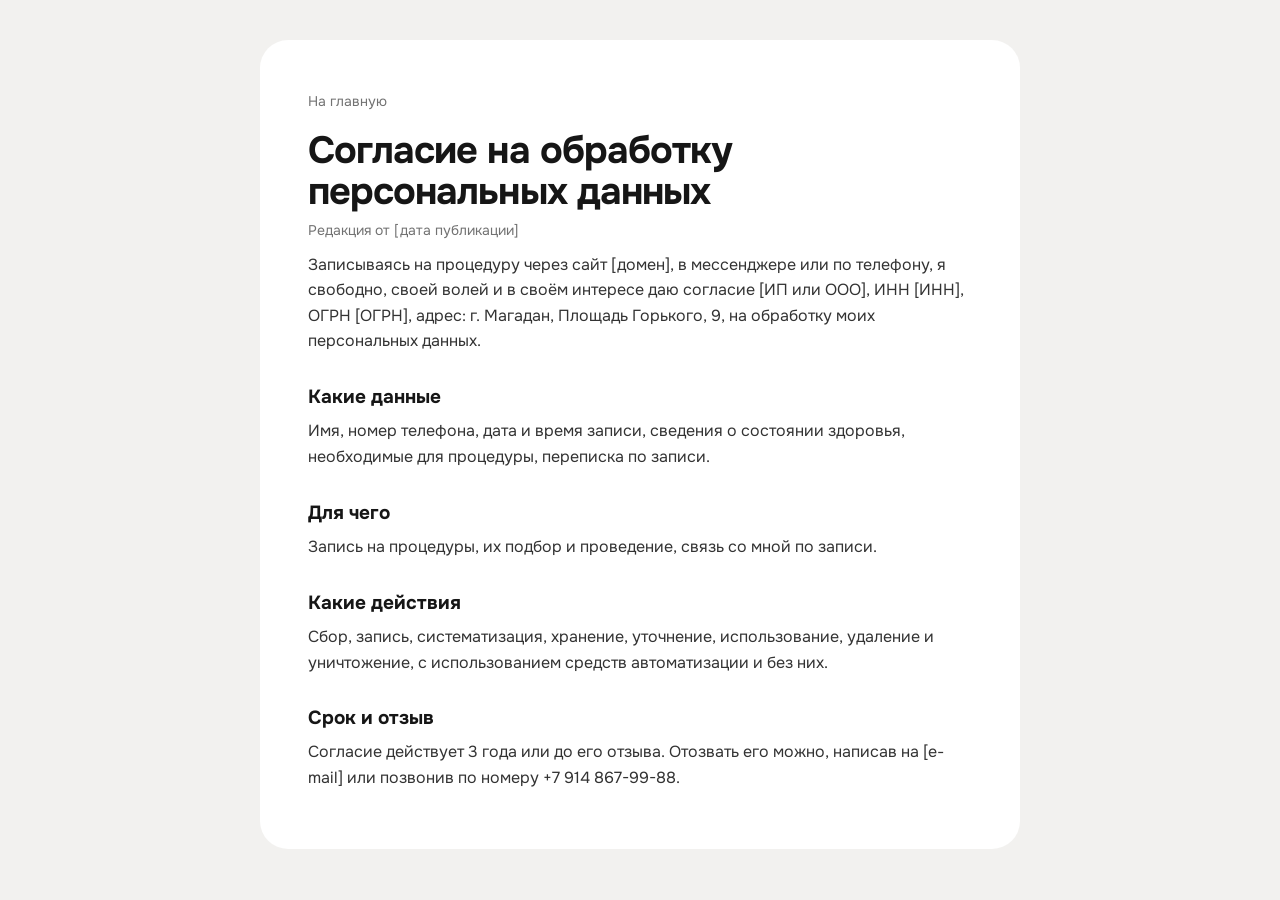
<file: consent.html>
<!doctype html>
<html lang="ru">
<head>
<meta charset="utf-8">
<meta name="viewport" content="width=device-width, initial-scale=1">
<meta name="robots" content="noindex, nofollow">
<title>Согласие на обработку персональных данных | Папа</title>
<link rel="icon" href="data:image/svg+xml,%3Csvg xmlns='http://www.w3.org/2000/svg' viewBox='0 0 32 32'%3E%3Crect width='32' height='32' rx='16' fill='%23b4743c'/%3E%3Ctext x='16' y='22' text-anchor='middle' font-family='Georgia' font-size='17' fill='%23ffffff'%3E%D0%9F%3C/text%3E%3C/svg%3E">
<link rel="stylesheet" href="https://fonts.googleapis.com/css2?family=Onest:wght@400;600;700&display=swap">
<link rel="stylesheet" href="doc.css">
</head>
<body>
<main class="doc">
  <a class="back" href="index.html">На главную</a>
  <h1>Согласие на обработку персональных данных</h1>
  <p class="upd">Редакция от [дата публикации]</p>

  <p>Записываясь на процедуру через сайт [домен], в мессенджере или по телефону, я свободно, своей волей и в своём
  интересе даю согласие [ИП или ООО], ИНН [ИНН], ОГРН [ОГРН], адрес:
  г. Магадан, Площадь Горького, 9, на обработку моих персональных данных.</p>

  <h2>Какие данные</h2>
  <p>Имя, номер телефона, дата и время записи, сведения о состоянии здоровья, необходимые для процедуры, переписка по записи.</p>

  <h2>Для чего</h2>
  <p>Запись на процедуры, их подбор и проведение, связь со мной по записи.</p>

  <h2>Какие действия</h2>
  <p>Сбор, запись, систематизация, хранение, уточнение, использование, 
  удаление и уничтожение, с использованием средств автоматизации и без них.</p>

  <h2>Срок и отзыв</h2>
  <p>Согласие действует 3 года или до его отзыва. Отозвать его можно, написав на [e-mail] или позвонив
  по номеру +7 914 867-99-88.</p>
</main>
</body>
</html>
</file>
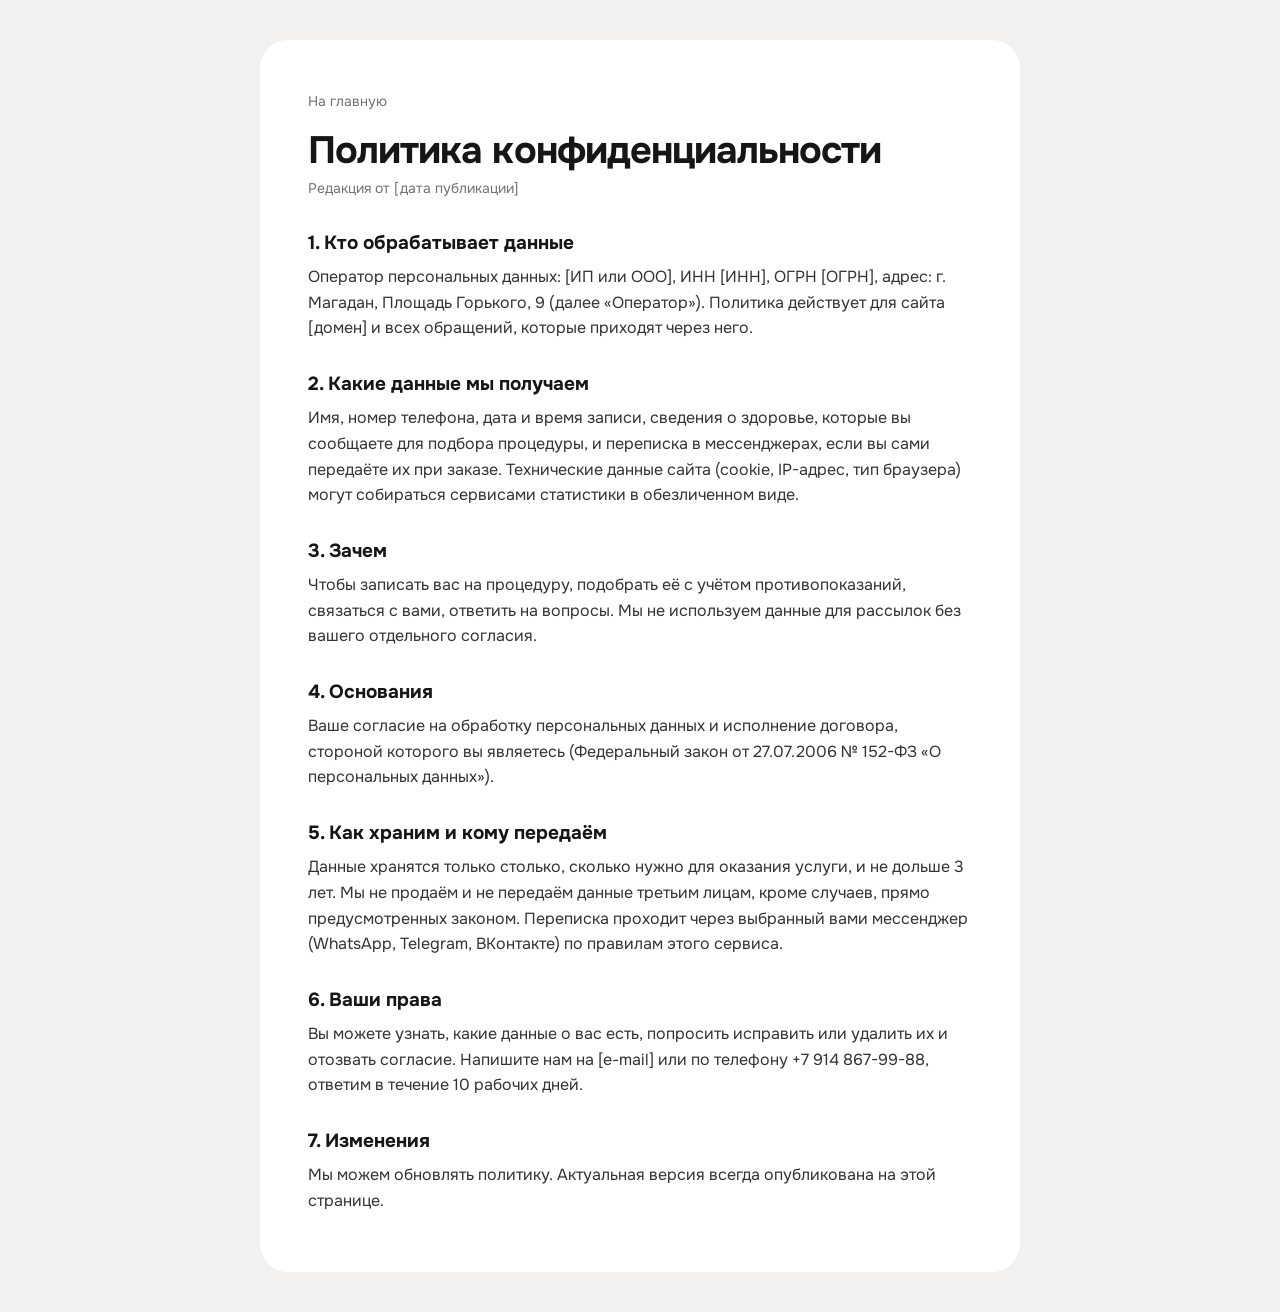
<file: privacy.html>
<!doctype html>
<html lang="ru">
<head>
<meta charset="utf-8">
<meta name="viewport" content="width=device-width, initial-scale=1">
<meta name="robots" content="noindex, nofollow">
<title>Политика конфиденциальности | Папа</title>
<link rel="icon" href="data:image/svg+xml,%3Csvg xmlns='http://www.w3.org/2000/svg' viewBox='0 0 32 32'%3E%3Crect width='32' height='32' rx='16' fill='%23b4743c'/%3E%3Ctext x='16' y='22' text-anchor='middle' font-family='Georgia' font-size='17' fill='%23ffffff'%3E%D0%9F%3C/text%3E%3C/svg%3E">
<link rel="stylesheet" href="https://fonts.googleapis.com/css2?family=Onest:wght@400;600;700&display=swap">
<link rel="stylesheet" href="doc.css">
</head>
<body>
<main class="doc">
  <a class="back" href="index.html">На главную</a>
  <h1>Политика конфиденциальности</h1>
  <p class="upd">Редакция от [дата публикации]</p>

  <h2>1. Кто обрабатывает данные</h2>
  <p>Оператор персональных данных: [ИП или ООО], ИНН [ИНН], ОГРН [ОГРН],
  адрес: г. Магадан, Площадь Горького, 9 (далее «Оператор»). Политика действует для сайта [домен] и всех
  обращений, которые приходят через него.</p>

  <h2>2. Какие данные мы получаем</h2>
  <p>Имя, номер телефона, дата и время записи, сведения о здоровье, которые вы сообщаете для подбора процедуры, и переписка в
  мессенджерах, если вы сами передаёте их при заказе. Технические данные сайта (cookie, IP-адрес, тип
  браузера) могут собираться сервисами статистики в обезличенном виде.</p>

  <h2>3. Зачем</h2>
  <p>Чтобы записать вас на процедуру, подобрать её с учётом противопоказаний, связаться с вами,
  ответить на вопросы. Мы не используем данные для рассылок без вашего отдельного согласия.</p>

  <h2>4. Основания</h2>
  <p>Ваше согласие на обработку персональных данных и исполнение договора, стороной которого вы являетесь
  (Федеральный закон от 27.07.2006 № 152-ФЗ «О персональных данных»).</p>

  <h2>5. Как храним и кому передаём</h2>
  <p>Данные хранятся только столько, сколько нужно для оказания услуги, и не дольше 3 лет. Мы не продаём
  и не передаём данные третьим лицам, кроме случаев, прямо
  предусмотренных законом. Переписка проходит через выбранный вами мессенджер (WhatsApp, Telegram,
  ВКонтакте) по правилам этого сервиса.</p>

  <h2>6. Ваши права</h2>
  <p>Вы можете узнать, какие данные о вас есть, попросить исправить или удалить их и отозвать согласие.
  Напишите нам на [e-mail] или по телефону +7 914 867-99-88, ответим в течение 10 рабочих дней.</p>

  <h2>7. Изменения</h2>
  <p>Мы можем обновлять политику. Актуальная версия всегда опубликована на этой странице.</p>
</main>
</body>
</html>
</file>
<file: doc.css>
:root { --page: #f2f1ef; --card: #fff; --ink: #161616; --muted: #727272; --accent: #8a4a1f }
* { box-sizing: border-box }
body { margin: 0; background: var(--page); color: var(--ink); font: 400 16px/1.6 "Onest", system-ui, sans-serif; padding: 16px }
.doc { max-width: 760px; margin: 24px auto; background: var(--card); border-radius: 28px; padding: clamp(24px, 5vw, 48px) }
.back { color: var(--muted); text-decoration: none; font-size: 14px }
.back:hover { color: var(--ink) }
h1 { font-size: clamp(28px, 4vw, 38px); letter-spacing: -0.025em; line-height: 1.1; margin: 16px 0 6px }
h2 { font-size: 19px; margin: 28px 0 6px }
p { margin: 0 0 10px; color: #333 }
.upd { color: var(--muted); font-size: 14px }
</file>
